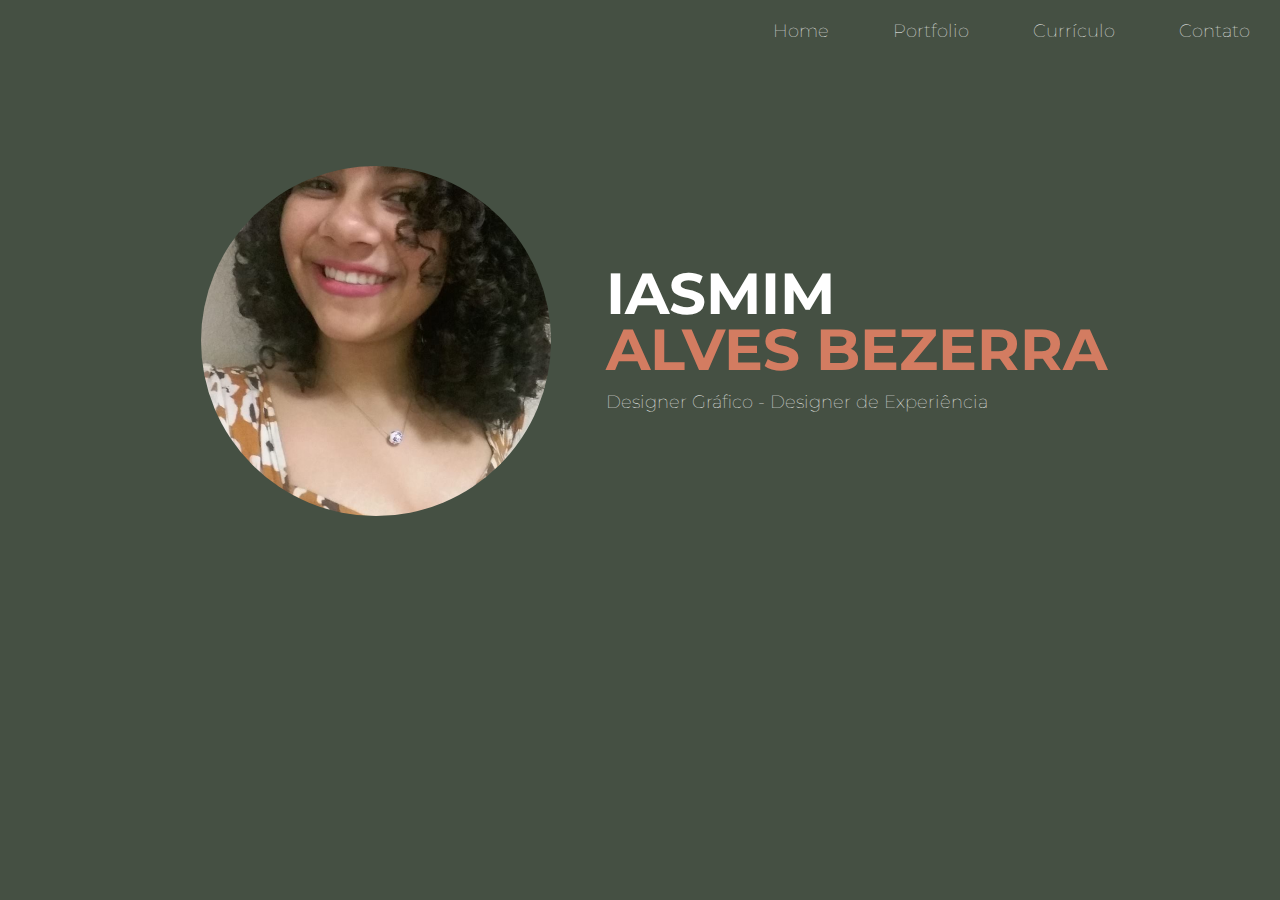
<file: index.html>
<!DOCTYPE html>

<html>
	
	<head>

		<meta charset="utf-8">
		<title>Iasmim Alves - Portfólio Online</title>
		<link rel="stylesheet" href="css/styles.css">
		<link href="https://fonts.googleapis.com/css?family=Montserrat:100,400" rel="stylesheet">
		<script type="text/javascript" src="js/scripts.js"></script>
		<meta name="viewport" content="width=device-width, inital-scale=1.0">

	</head>

	<body>

		<div id="navigation" class="navigation">

			<ul>

				<li><a href="index.html">Home</a></li>
				<li><a href="portfolio.html">Portfolio</a></li>
				<li><a href="curriculo.html">Currículo</a></li>
				<li><a href="contato.html">Contato</a></li>
				<li id="threeline-icon" class="threeline-icon" onclick="openNav()">&#9776;</li>
				

			</ul>
		
		</div>

		<div class="capa">
			
			<div class="profile-pic">			
				<img src="img/iasmim-profile.jpg" alt="Foto de Iasmim Alves">
				
		</div>

		<div class="profile-title">
			<h1>Iasmim <span>Alves Bezerra</span></h1>
			<h2>Designer Gráfico - Designer de Experiência</h2>
		</div>


		</div>


	</body>



</html>
</file>
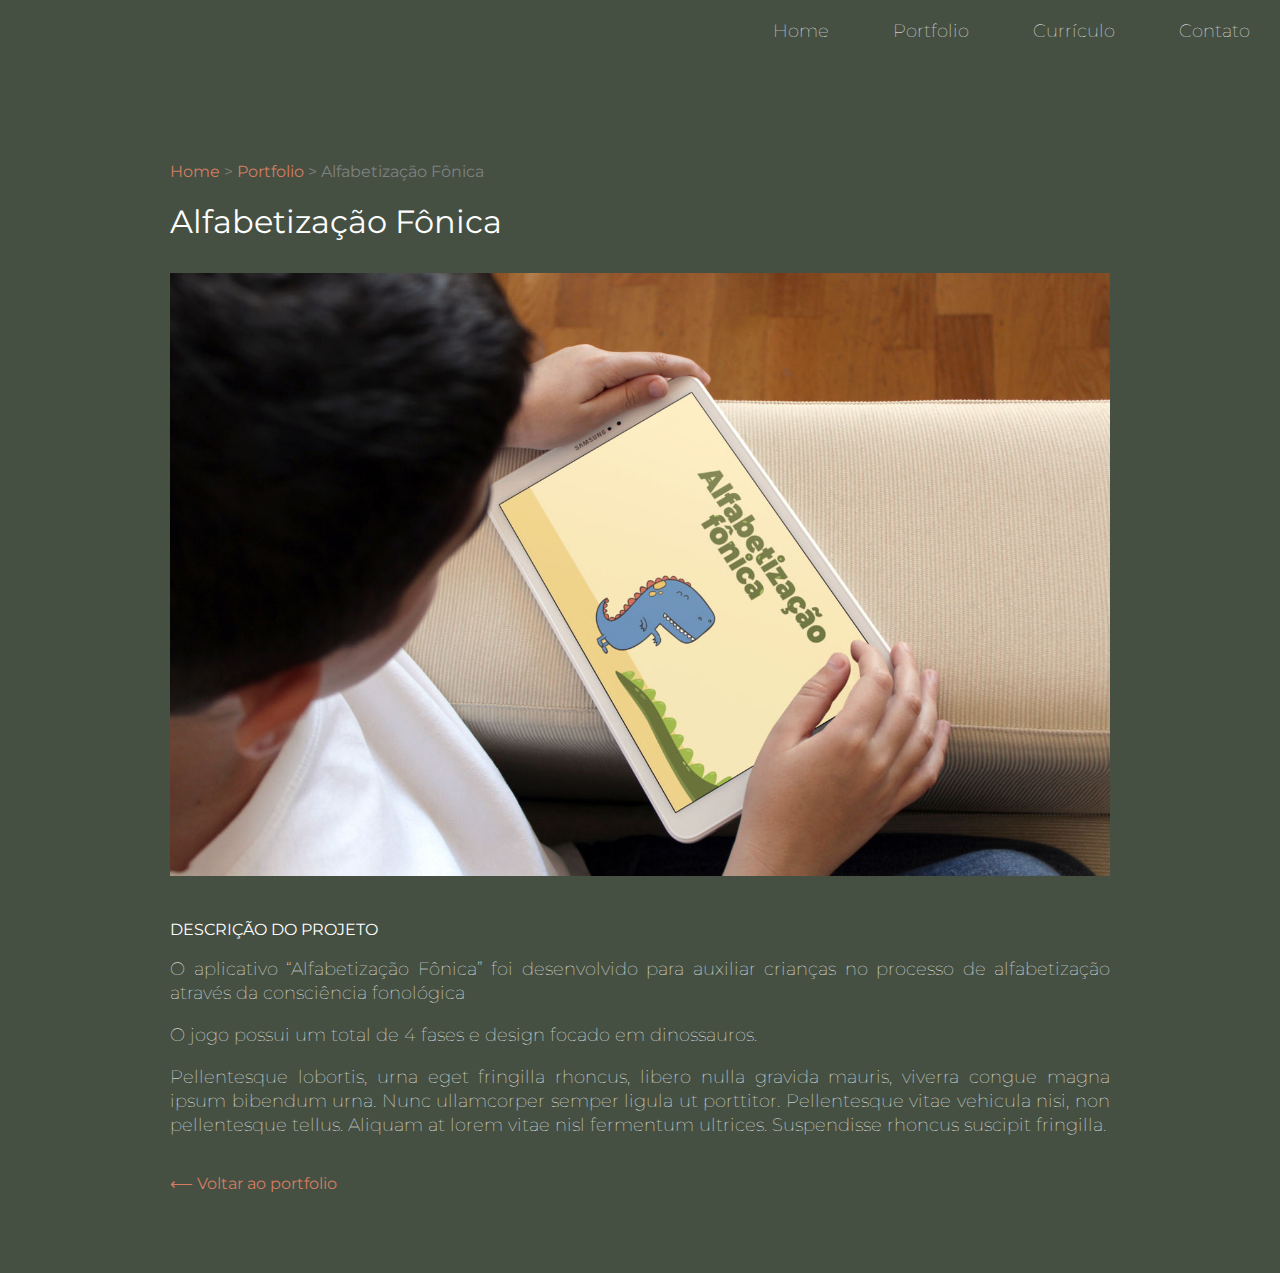
<file: app-alfabetizacao.html>
<!DOCTYPE html>

<html>

	<head>

		<meta charset="utf-8">
		<title>Aplicativos - Alfabetização Fônica</title>
		<link rel="stylesheet" href="css/styles.css">
		<link href="https://fonts.googleapis.com/css?family=Montserrat:100,400" rel="stylesheet">
		<script type="text/javascript" src="js/scripts.js"></script>
		<meta name="viewport" content="width=device-width, inital-scale=1.0">

	</head>

	<body>

		<div id="navigation" class="navigation">

			<ul>

				<li><a href="index.html">Home</a></li>
				<li><a href="portfolio.html">Portfolio</a></li>
				<li><a href="curriculo.html">Currículo</a></li>
				<li><a href="contato.html">Contato</a></li>
				<li id="threeline-icon" class="threeline-icon" onclick="openNav()">&#9776;</li>
				

			</ul>
		
		</div>
						
			<div class="main">
				
				
				<ul class="caminho">
					<li><a href="index.html">Home</a></li>
					<li>></li>
					<li><a href="portfolio.html">Portfolio</a></li>
					<li>></li>
					<li>Alfabetização Fônica</li>
				</ul>


				
					<h1>Alfabetização Fônica</h1>

					<img class="fotos-projetos"src="img/projetos/mockup-boy.jpg" alt="Site Mais Torcedoras">

					<h2>Descrição do projeto</h2>
					<p>O aplicativo “Alfabetização Fônica”  foi desenvolvido para auxiliar crianças no processo de alfabetização através da consciência fonológica</p>
					<p>O jogo possui um total de 4 fases e design focado em dinossauros. </p>


					<p>Pellentesque lobortis, urna eget fringilla rhoncus, libero nulla gravida mauris, viverra congue magna ipsum bibendum urna. Nunc ullamcorper semper ligula ut porttitor. Pellentesque vitae vehicula nisi, non pellentesque tellus. Aliquam at lorem vitae nisl fermentum ultrices. Suspendisse rhoncus suscipit fringilla.</p>

					
					

					
						
				
					<br>
				<a class="back-link" href="portfolio.html"> &#x027F5; Voltar ao portfolio<a>

			</div>	

			

	</body>

</html>
</file>
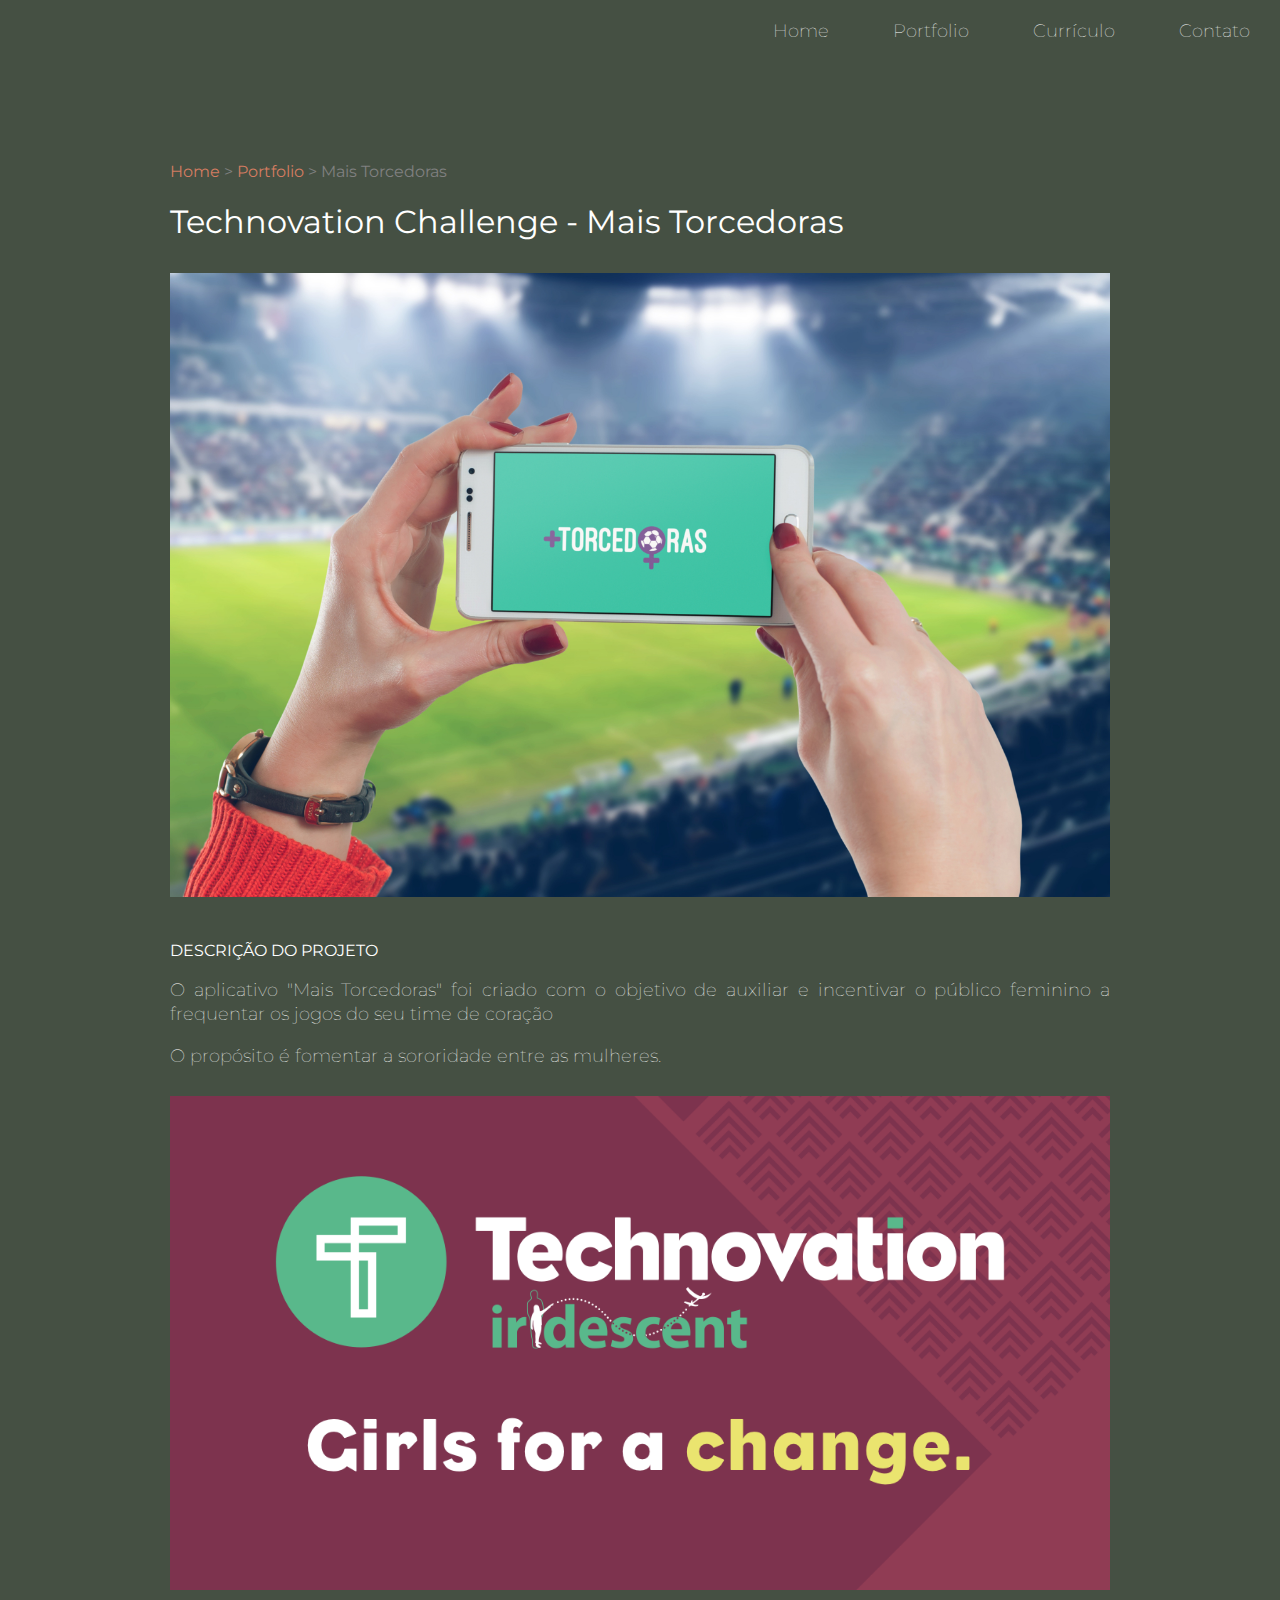
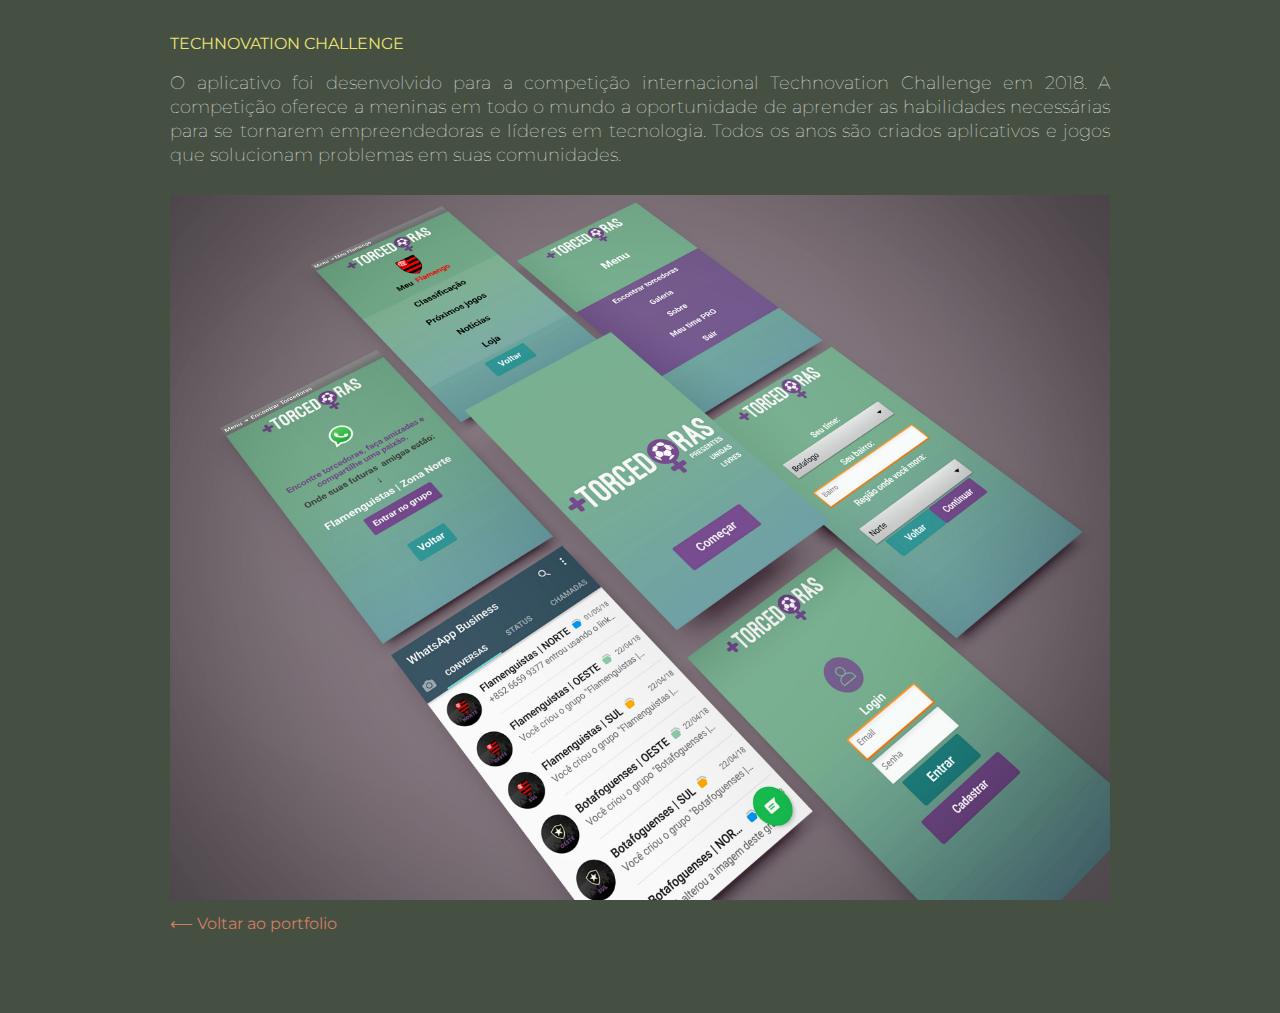
<file: app-maistorcedoras.html>
<!DOCTYPE html>

<html>

	<head>

		<meta charset="utf-8">
		<title>Technovation Challenge - Mais Torcedoras</title>
		<link rel="stylesheet" href="css/styles.css">
		<link href="https://fonts.googleapis.com/css?family=Montserrat:100,400" rel="stylesheet">
		<script type="text/javascript" src="js/scripts.js"></script>
		<meta name="viewport" content="width=device-width, inital-scale=1.0">

	</head>

	<body>

		<div id="navigation" class="navigation">

			<ul>

				<li><a href="index.html">Home</a></li>
				<li><a href="portfolio.html">Portfolio</a></li>
				<li><a href="curriculo.html">Currículo</a></li>
				<li><a href="contato.html">Contato</a></li>
				<li id="threeline-icon" class="threeline-icon" onclick="openNav()">&#9776;</li>
				

			</ul>
		
		</div>
						
			<div class="main">
				
				
				<ul class="caminho">
					<li><a href="index.html">Home</a></li>
					<li>></li>
					<li><a href="portfolio.html">Portfolio</a></li>
					<li>></li>
					<li>Mais Torcedoras</li>
				</ul>


				
					<h1>Technovation Challenge - Mais Torcedoras</h1>

					<img class="fotos-projetos"src="img/projetos/mockup3.jpg" alt="Foto do aplicativo">

					

					<h2>Descrição do projeto</h2>
					<p>O aplicativo "Mais Torcedoras"  foi criado com o objetivo de auxiliar e incentivar o público feminino a frequentar os  jogos do seu time de coração</p>
					<p>O propósito é fomentar a sororidade entre as mulheres. </p>

					<img class="fotos-projetos"src="img/projetos/tech.png" alt=" Foto da competição Technovation Challenge">
					<h2 style="color:#EAE46F;">Technovation Challenge</h2>

					<p>O aplicativo foi desenvolvido para a competição internacional Technovation Challenge em 2018. A competição oferece a meninas em todo o mundo a oportunidade de aprender as habilidades necessárias para se tornarem empreendedoras e líderes em tecnologia. 
					Todos os anos são criados aplicativos e jogos que solucionam problemas em suas comunidades.</p>

					<img class="fotos-projetos"src="img/projetos/mockup1.jpg" alt="App Mais Torcedoras">
					
					

				
					<br>
				<a class="back-link" href="portfolio.html"> &#x027F5; Voltar ao portfolio<a>

			</div>	

			

	</body>

</html>
</file>
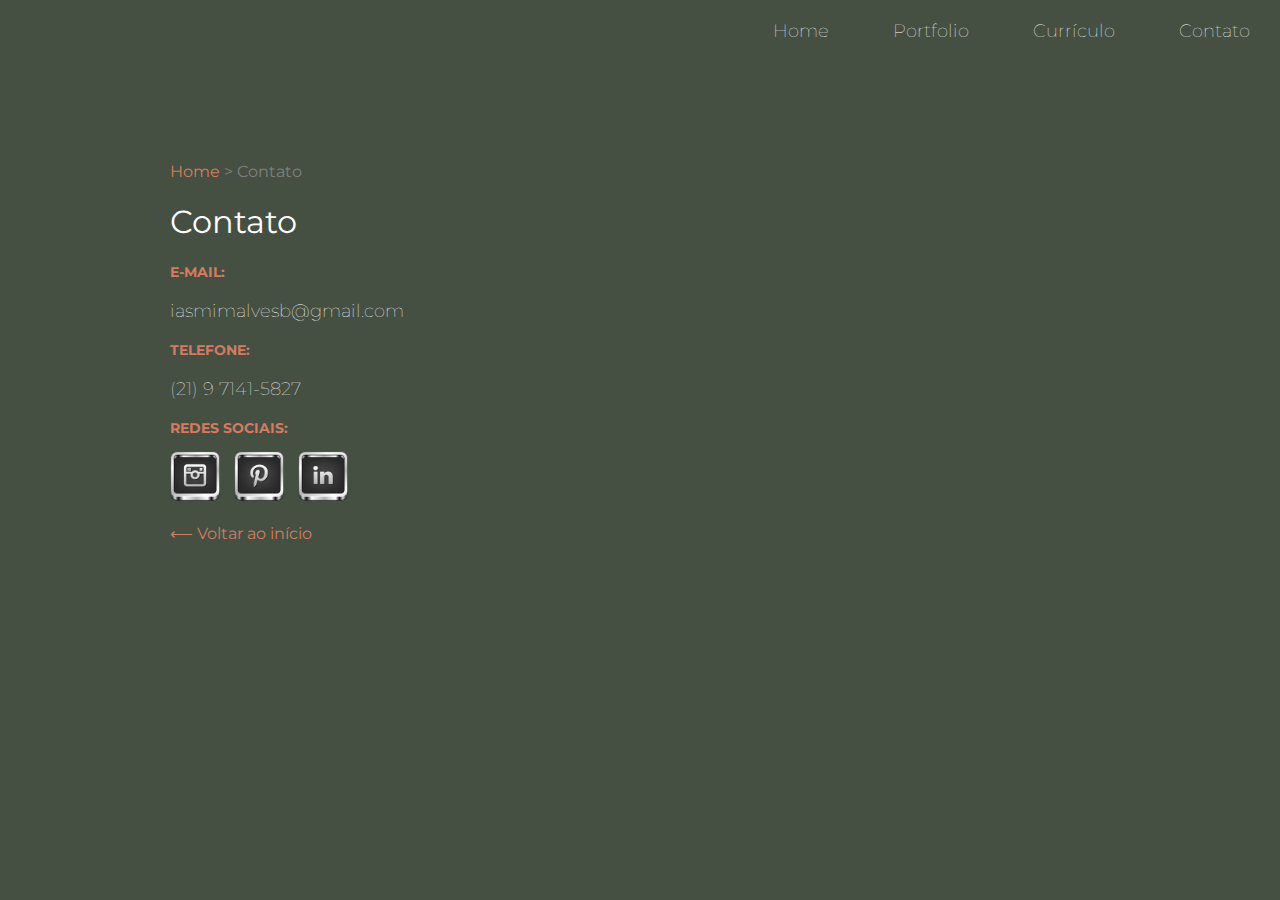
<file: contato.html>
<!DOCTYPE html>

<html>

	<head>

		<meta charset="utf-8">
		<title>Contato - Iasmim Alves Bezerra</title>
		<link rel="stylesheet" href="css/styles.css">
		<link href="https://fonts.googleapis.com/css?family=Montserrat:100,400" rel="stylesheet">
		<script type="text/javascript" src="js/scripts.js"></script>
		<meta name="viewport" content="width=device-width, inital-scale=1.0">

	</head>

	<body>

		<div id="navigation" class="navigation">

			<ul>

				<li><a href="index.html">Home</a></li>
				<li><a href="portfolio.html">Portfolio</a></li>
				<li><a href="curriculo.html">Currículo</a></li>
				<li><a href="contato.html">Contato</a></li>
				<li id="threeline-icon" class="threeline-icon" onclick="openNav()">&#9776;</li>
				

			</ul>
		
		</div>

			<div class="main">
				
				
				<ul class ="caminho">
					<li><a href="index.html">Home</a></li>
					<li>></li>
					<li>Contato</li>
				</ul>

				<h1>Contato</h1>
			

				<h3>E-mail:</h3>
				<p>iasmimalvesb@gmail.com</p>

				<h3>Telefone:</h3>
				<p>(21) 9 7141-5827</p>

				<h3>Redes Sociais:</h3>
				<a href="https://www.instagram.com/iasmimcomm/"target="_blank"><img class="social-img"src="img/instagram.png"alt="Link para o instagram"></a>
				<a href="https://br.pinterest.com/euiaimms/"target="_blank"><img class="social-img" src="img/pinterest.png" alt="Link para o pinterest"></a>
				<a href="https://www.linkedin.com/in/iasmimalves/"target="_blank"><img class="social-img" src="img/linkedin.png" alt="Link para o linkedIn"></a>

				<br><br>
				<a class="back-link" href="index.html"> &#x027F5; Voltar ao início<a>

			</div>	

			

	</body>

</html>
</file>
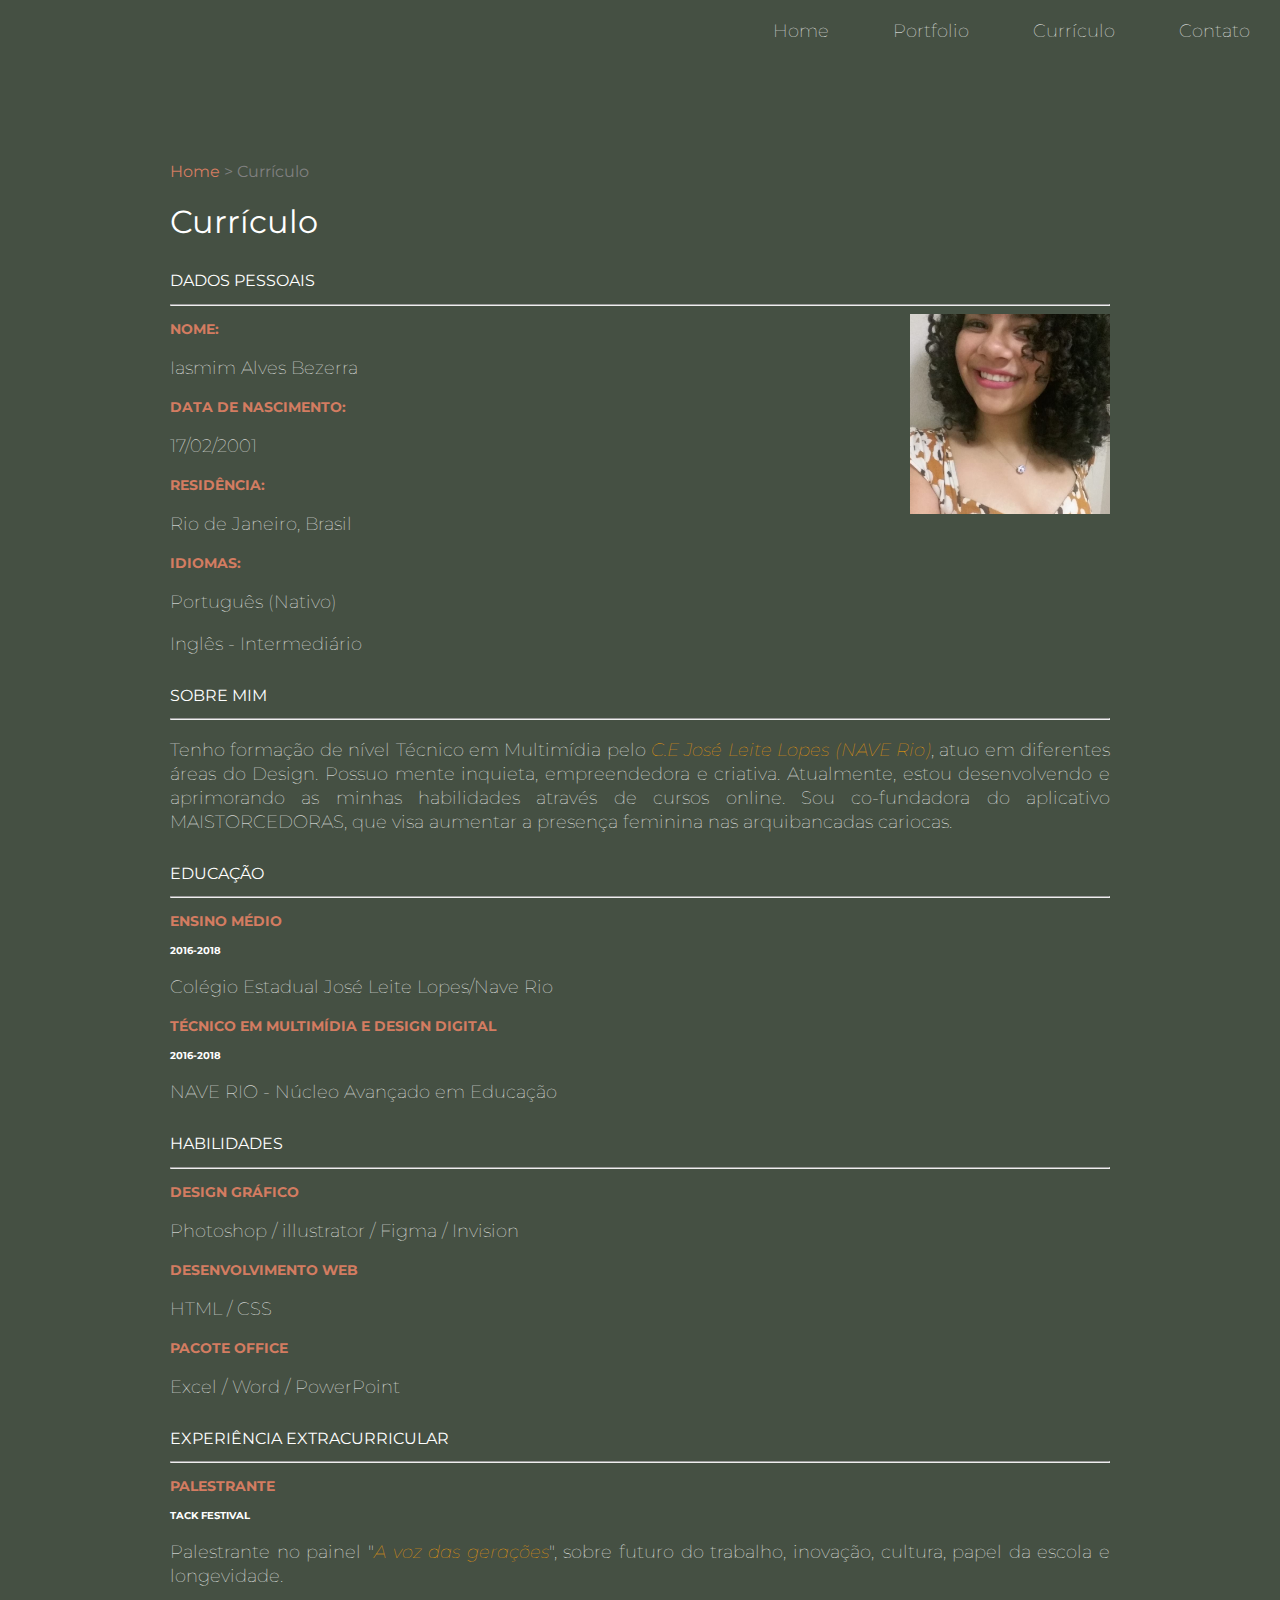
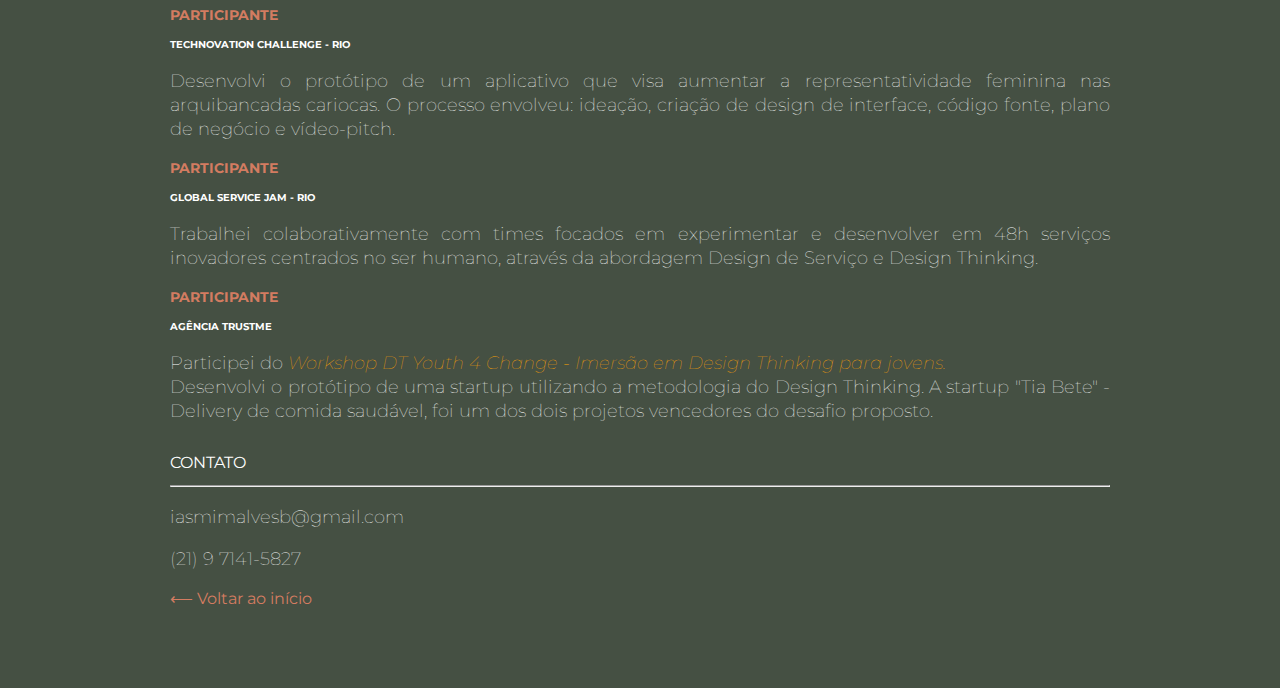
<file: curriculo.html>
<!DOCTYPE html>

<html>

	<head>

		<meta charset="utf-8">
		<title>Currículo - Iasmim Alves Bezerra</title>
		<link rel="stylesheet" href="css/styles.css">
		<link href="https://fonts.googleapis.com/css?family=Montserrat:100,400" rel="stylesheet">
		<script type="text/javascript" src="js/scripts.js"></script>
		<meta name="viewport" content="width=device-width, inital-scale=1.0">

	</head>

	<body>

		<div id="navigation" class="navigation">

			<ul>

				<li><a href="index.html">Home</a></li>
				<li><a href="portfolio.html">Portfolio</a></li>
				<li><a href="curriculo.html">Currículo</a></li>
				<li><a href="contato.html">Contato</a></li>
				<li id="threeline-icon" class="threeline-icon" onclick="openNav()">&#9776;</li>
				

			</ul>
		
		</div>
			
			<div class="main">
								
				<ul class ="caminho">
					<li><a href="index.html">Home</a></li>
					<li>></li>
					<li>Currículo</li>
				</ul>

				<h1>Currículo</h1>

					
					<h2>Dados Pessoais</h2>
					<hr>

						<img class="cv-pic" src="img/iasmim-profile.jpg" alt="Foto de Iasmim Alves">

						<h3>Nome: </h3>

							<p>Iasmim Alves Bezerra</p>

						<h3>Data de Nascimento:</h3>

							<p>17/02/2001</p>

						<h3>Residência:</h3>

							<p>Rio de Janeiro, Brasil</p>

						<h3>Idiomas:</h3>

							<p>Português (Nativo)</p>
							<p>Inglês - Intermediário</p>
							
					
					<h2>Sobre Mim</h2>
					<hr>

							<p>Tenho formação de nível Técnico em Multimídia pelo <i>C.E José Leite Lopes (NAVE Rio)</i>, atuo em diferentes áreas do Design. Possuo mente inquieta, empreendedora e criativa. Atualmente, estou desenvolvendo e aprimorando as minhas habilidades através de cursos online. Sou co-fundadora do aplicativo MAISTORCEDORAS, que visa aumentar a presença feminina nas arquibancadas cariocas.</p>

					
					<h2>Educação</h2>
					<hr>

						<h3>Ensino Médio</h3>
						<h4>2016-2018</h4>

							<p>Colégio Estadual José Leite Lopes/Nave Rio </p>

						<h3>Técnico em Multimídia e Design Digital  </h3>
						<h4>2016-2018</h4>

							<p>NAVE RIO - Núcleo Avançado em Educação</p>

					
					<h2>Habilidades</h2>
					<hr>

						<h3> Design Gráfico</h3>

							<p>Photoshop / illustrator / Figma / Invision</p>

						<h3>Desenvolvimento Web</h3>

							<p>HTML / CSS</p>

						<h3>Pacote Office</h3>

							<p>Excel / Word / PowerPoint</p>

					
					<h2>Experiência Extracurricular </h2>
					<hr>

						<h3>Palestrante</h3>
						<h4>Tack Festival</h4>
						<p>Palestrante no painel "<i>A voz das gerações</i>", sobre futuro do trabalho, inovação, cultura, papel da escola e longevidade.</p>


						<h3>Participante</h3>
						<h4>Technovation Challenge - RIO</h4>

								
						<p>Desenvolvi o protótipo de um aplicativo que visa aumentar a representatividade feminina nas arquibancadas cariocas. O processo envolveu: ideação, criação de design de interface, código fonte, plano de negócio e vídeo-pitch. </p>

						<h3>Participante</h3>
						<h4>Global Service Jam - RIO</h4>
						<p>Trabalhei colaborativamente com times focados em experimentar e desenvolver em 48h serviços inovadores centrados no ser humano, através da abordagem Design de Serviço e Design Thinking.</p>

						<h3>Participante</h3>
						<h4>Agência Trustme</h4>
						<p>Participei do <i>Workshop DT Youth 4 Change - Imersão em Design Thinking para jovens.</i><br>Desenvolvi o protótipo de uma startup utilizando a metodologia do Design Thinking. A startup "Tia Bete" - Delivery de comida saudável, foi um dos dois projetos vencedores do desafio proposto.</p>




						


					<h2>Contato</h2>
					<hr>

							<p>iasmimalvesb@gmail.com</p>
							<p>(21) 9 7141-5827</p>


				<a class="back-link" href="index.html"> &#x027F5; Voltar ao início<a>

			</div>

				

	</body>

</html>
</file>
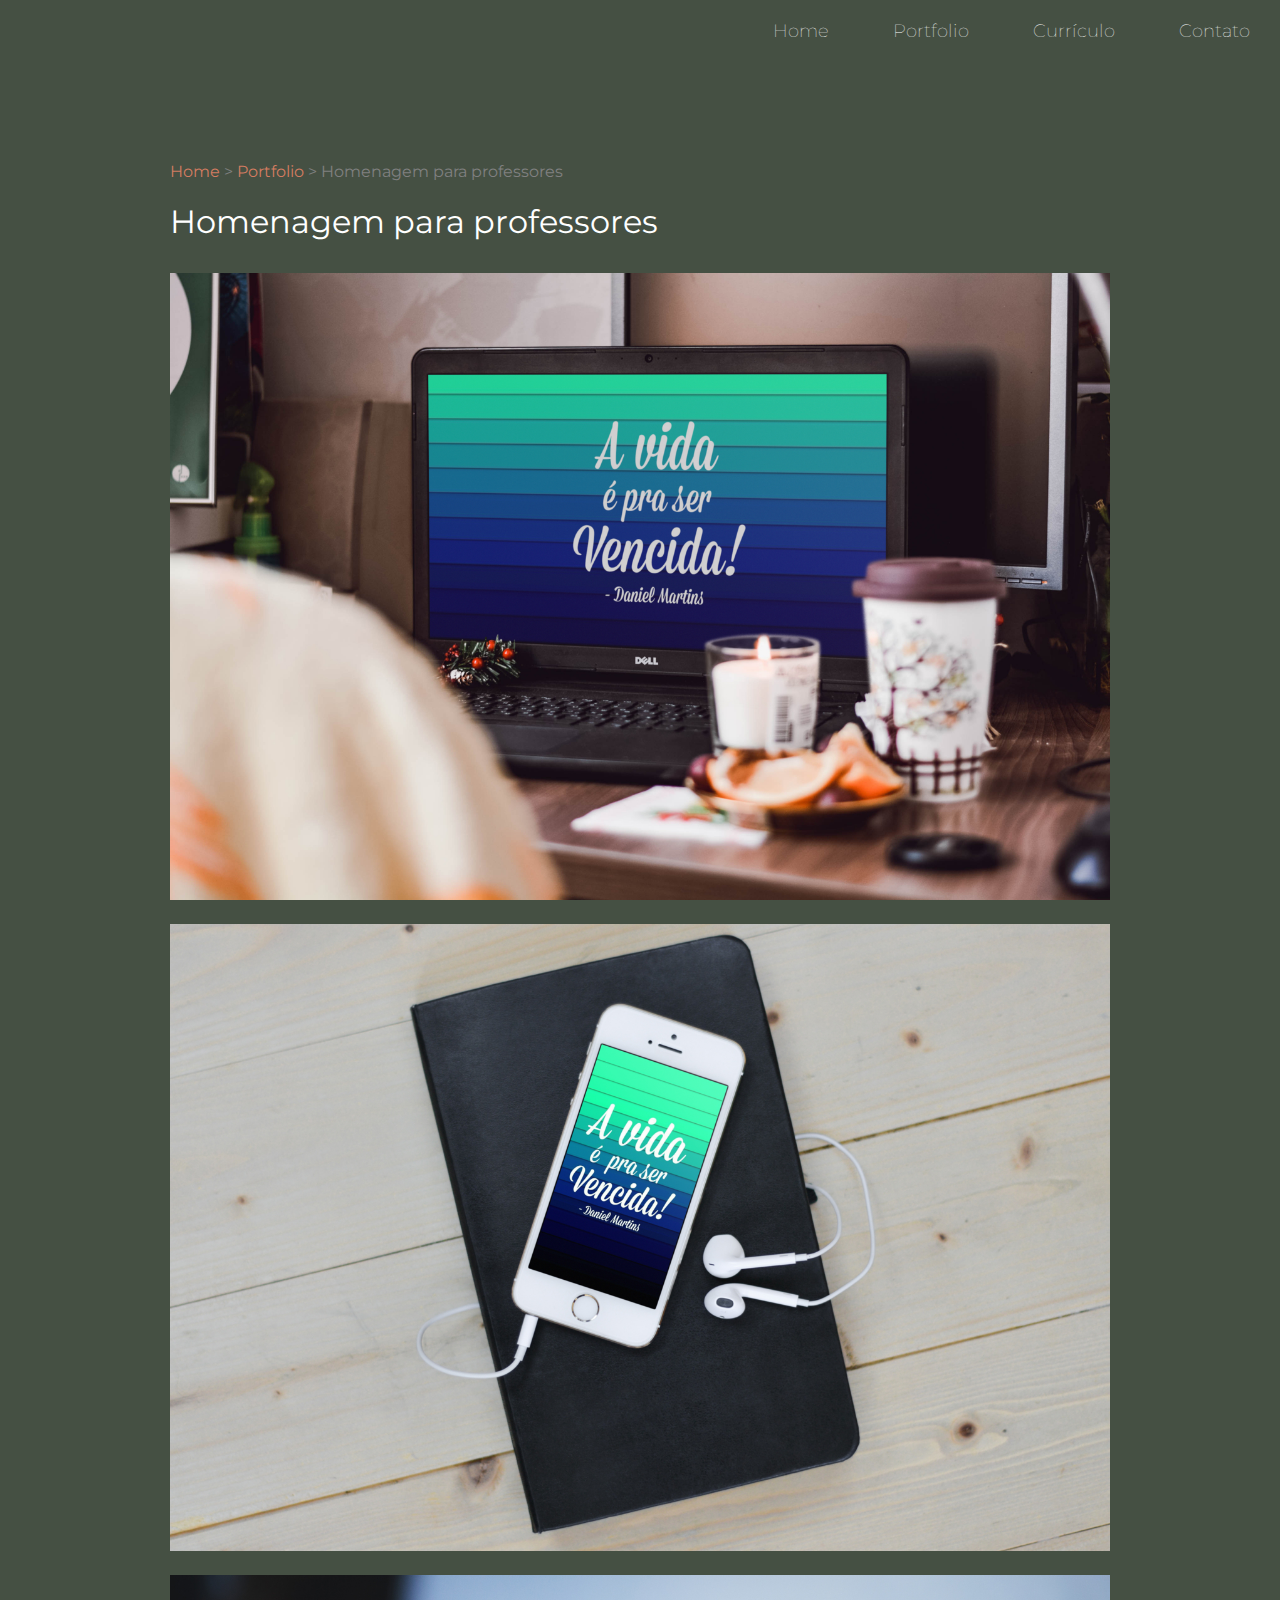
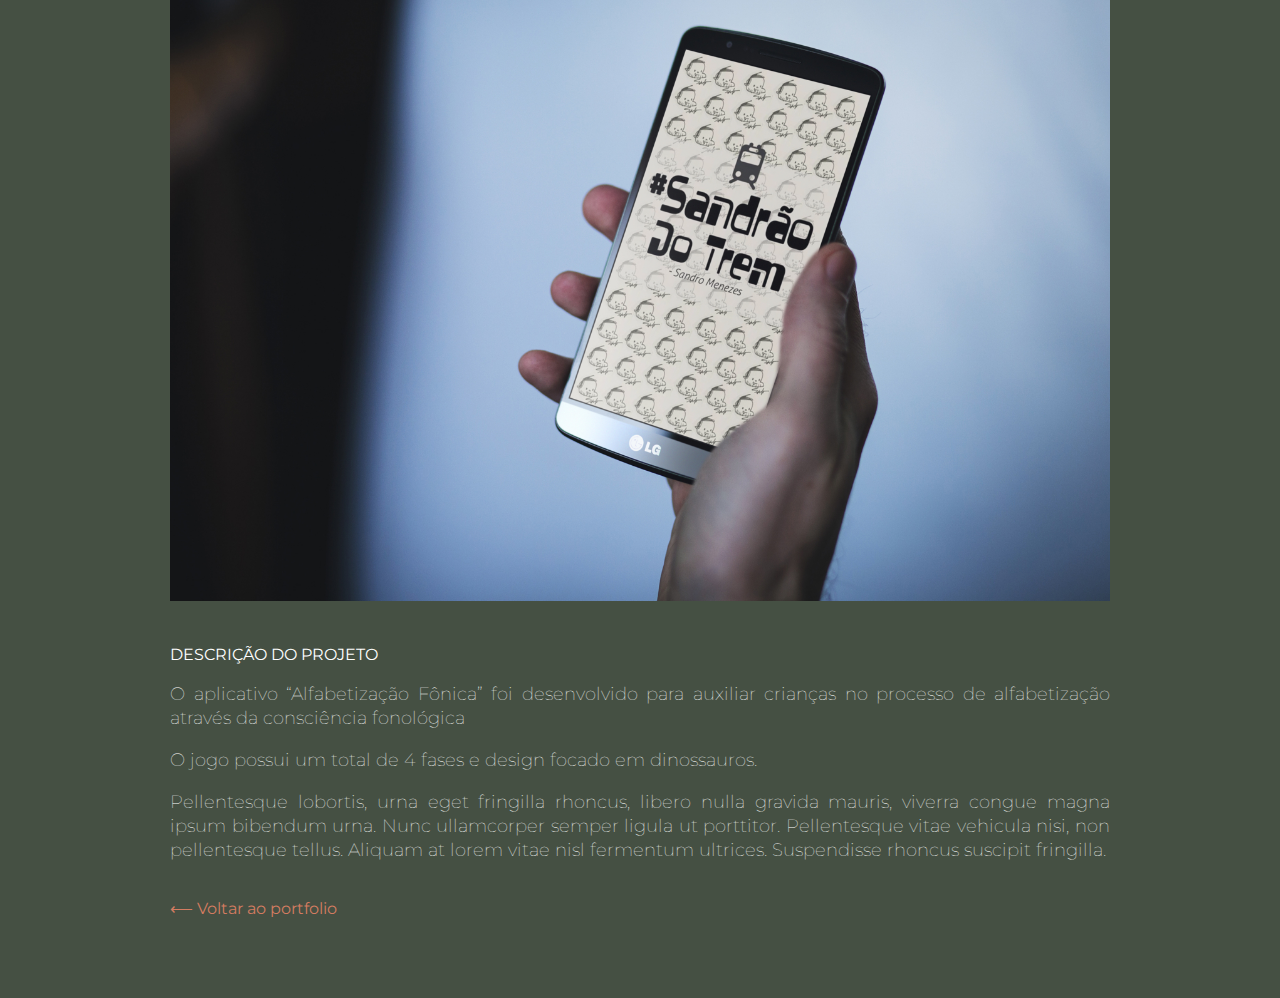
<file: nave-tipo.hml.html>
<!DOCTYPE html>

<html>

	<head>

		<meta charset="utf-8">
		<title>Gráfico - Homenagem para professores</title>
		<link rel="stylesheet" href="css/styles.css">
		<link href="https://fonts.googleapis.com/css?family=Montserrat:100,400" rel="stylesheet">
		<script type="text/javascript" src="js/scripts.js"></script>
		<meta name="viewport" content="width=device-width, inital-scale=1.0">

	</head>

	<body>

		<div id="navigation" class="navigation">

			<ul>

				<li><a href="index.html">Home</a></li>
				<li><a href="portfolio.html">Portfolio</a></li>
				<li><a href="curriculo.html">Currículo</a></li>
				<li><a href="contato.html">Contato</a></li>
				<li id="threeline-icon" class="threeline-icon" onclick="openNav()">&#9776;</li>
				

			</ul>
		
		</div>
						
			<div class="main">
				
				
				<ul class="caminho">
					<li><a href="index.html">Home</a></li>
					<li>></li>
					<li><a href="portfolio.html">Portfolio</a></li>
					<li>></li>
					<li>Homenagem para professores</li>
				</ul>


				
					<h1>Homenagem para professores</h1>

					<img class="fotos-projetos"src="img/projetos/pc-dm.jpg" alt="Foto do Wallpaper no Notebook">

					
					<img class="fotos-projetos"src="img/projetos/cel-dm1.jpg" alt="Foto do Wallpaper no celular">

					
					<img class="fotos-projetos"src="img/projetos/sandro1.jpg" alt="Foto do Wallpaper no celular">




					<h2>Descrição do projeto</h2>
					<p>O aplicativo “Alfabetização Fônica”  foi desenvolvido para auxiliar crianças no processo de alfabetização através da consciência fonológica</p>
					<p>O jogo possui um total de 4 fases e design focado em dinossauros. </p>


					<p>Pellentesque lobortis, urna eget fringilla rhoncus, libero nulla gravida mauris, viverra congue magna ipsum bibendum urna. Nunc ullamcorper semper ligula ut porttitor. Pellentesque vitae vehicula nisi, non pellentesque tellus. Aliquam at lorem vitae nisl fermentum ultrices. Suspendisse rhoncus suscipit fringilla.</p>

					
					

					
						
				
					<br>
				<a class="back-link" href="portfolio.html"> &#x027F5; Voltar ao portfolio<a>

			</div>	

			

	</body>

</html>
</file>
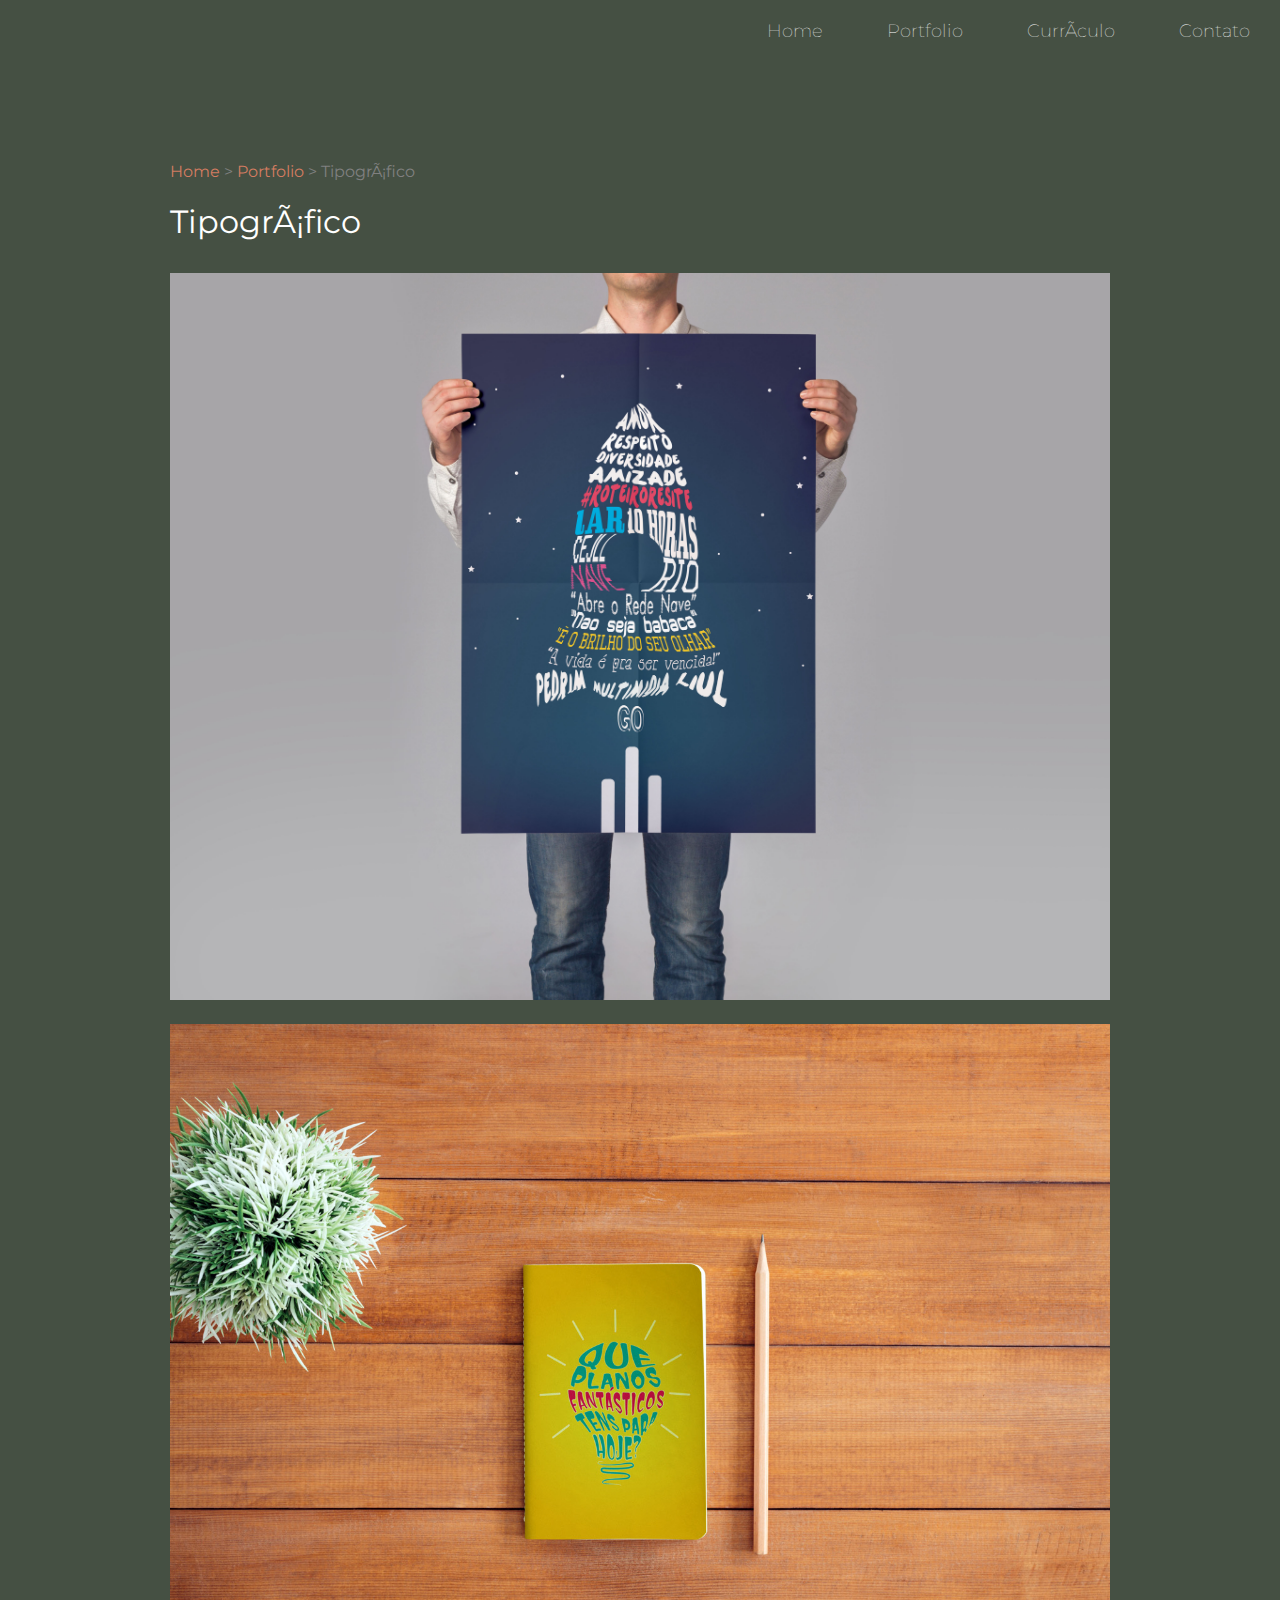
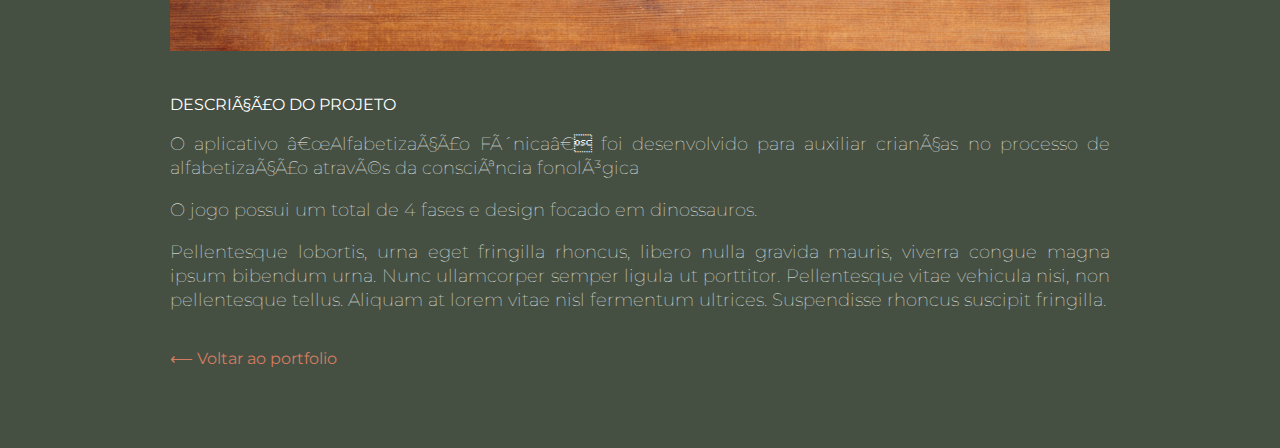
<file: nave-tipo.html>
<!DOCTYPE html>

<html>

	<head>

		<meta charset="áf-8">
		<title>Tipográfico</title>
		<link rel="stylesheet" href="css/styles.css">
		<link href="https://fonts.googleapis.com/css?family=Montserrat:100,400" rel="stylesheet">
		<script type="text/javascript" src="js/scripts.js"></script>
		<meta name="viewport" content="width=device-width, inital-scale=1.0">

	</head>

	<body>

		<div id="navigation" class="navigation">

			<ul>

				<li><a href="index.html">Home</a></li>
				<li><a href="portfolio.html">Portfolio</a></li>
				<li><a href="curriculo.html">Currículo</a></li>
				<li><a href="contato.html">Contato</a></li>
				<li id="threeline-icon" class="threeline-icon" onclick="openNav()">&#9776;</li>
				

			</ul>
		
		</div>
						
			<div class="main">
				
				
				<ul class="caminho">
					<li><a href="index.html">Home</a></li>
					<li>></li>
					<li><a href="portfolio.html">Portfolio</a></li>
					<li>></li>
					<li>Tipográfico</li>
				</ul>


				
					<h1>Tipográfico</h1>

					<img class="fotos-projetos"src="img/projetos/nave-tipo.jpg" alt="Foto do Wallpaper no Notebook">

					
					<img class="fotos-projetos"src="img/projetos/dias.jpg" alt="Foto do Wallpaper no celular">

					




					<h2>Descrição do projeto</h2>
					<p>O aplicativo “Alfabetização Fônica”  foi desenvolvido para auxiliar crianças no processo de alfabetização através da consciência fonológica</p>
					<p>O jogo possui um total de 4 fases e design focado em dinossauros. </p>


					<p>Pellentesque lobortis, urna eget fringilla rhoncus, libero nulla gravida mauris, viverra congue magna ipsum bibendum urna. Nunc ullamcorper semper ligula ut porttitor. Pellentesque vitae vehicula nisi, non pellentesque tellus. Aliquam at lorem vitae nisl fermentum ultrices. Suspendisse rhoncus suscipit fringilla.</p>

					
					

					
						
				
					<br>
				<a class="back-link" href="portfolio.html"> &#x027F5; Voltar ao portfolio<a>

			</div>	

			

	</body>

</html>
</file>
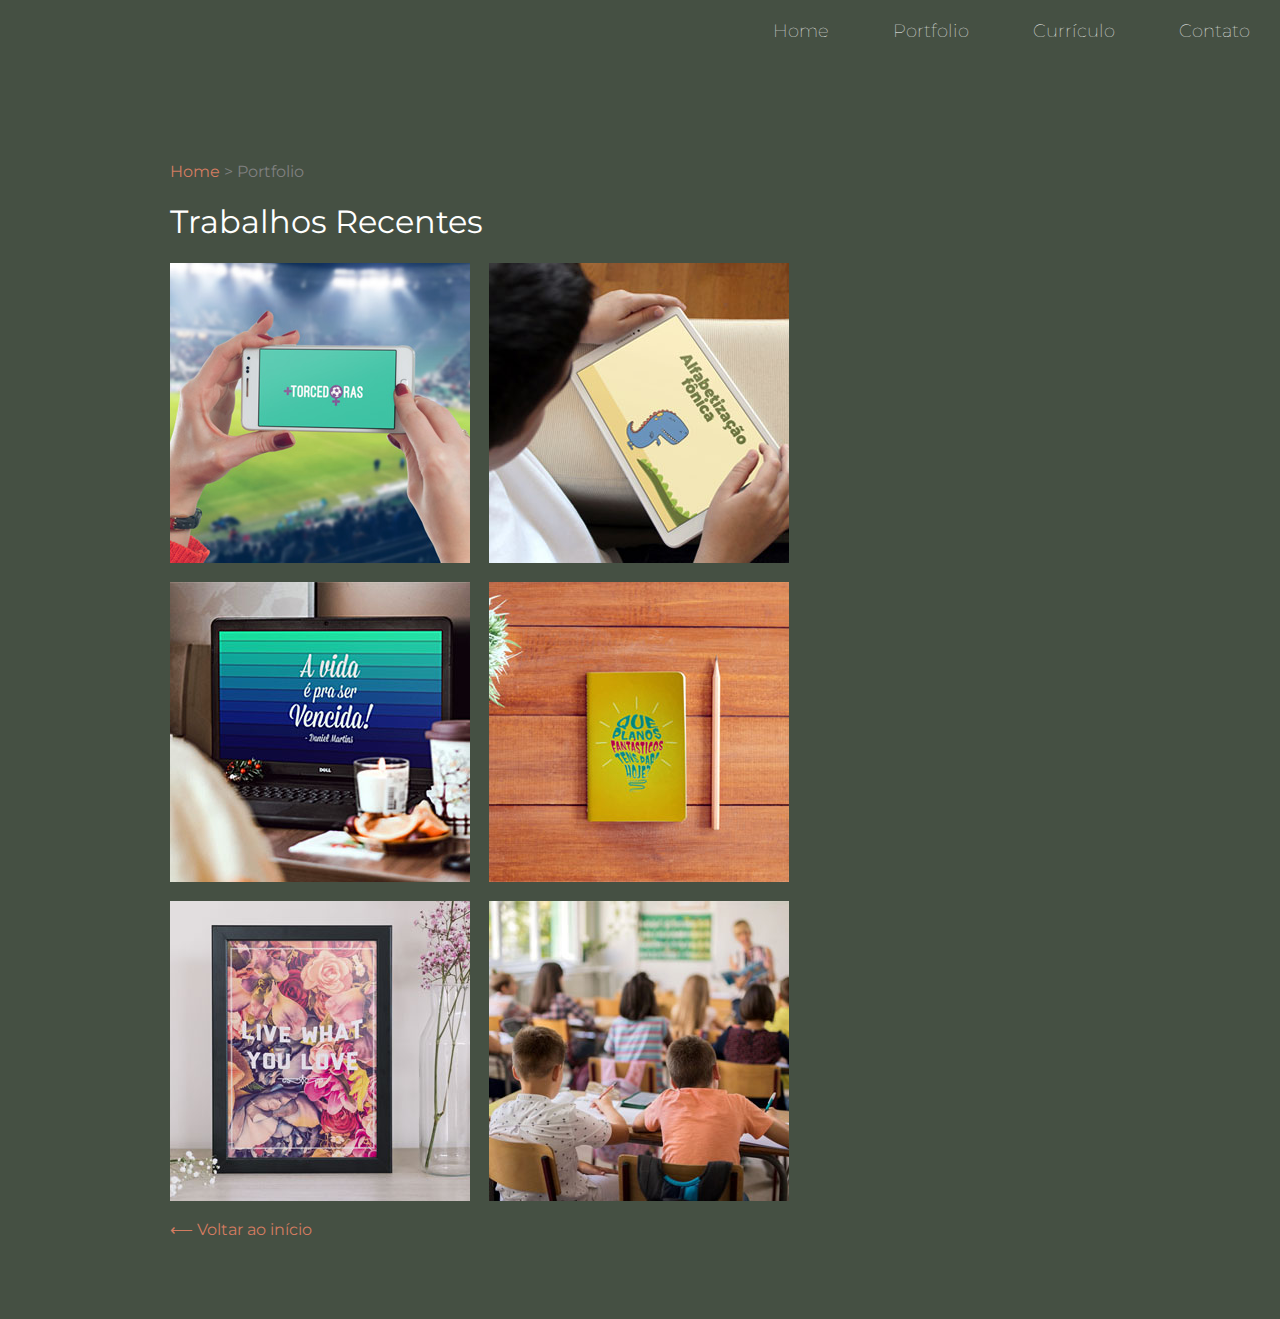
<file: portfolio.html>
<!DOCTYPE html>

<html>

	<head>

		<meta charset="utf-8">
		<title>Portfolio - Iasmim Alves</title>
		<link rel="stylesheet" href="css/styles.css">
		<link href="https://fonts.googleapis.com/css?family=Montserrat:100,400" rel="stylesheet">
		<script type="text/javascript" src="js/scripts.js"></script>
		<meta name="viewport" content="width=device-width, inital-scale=1.0">

	</head>

	<body>

		<div id="navigation" class="navigation">

			<ul>

				<li><a href="index.html">Home</a></li>
				<li><a href="portfolio.html">Portfolio</a></li>
				<li><a href="curriculo.html">Currículo</a></li>
				<li><a href="contato.html">Contato</a></li>
				<li id="threeline-icon" class="threeline-icon" onclick="openNav()">&#9776;</li>
				

			</ul>
		
		</div>
		
			<div class="main">
				
				
				<ul class="caminho">
					<li><a href="index.html">Home</a></li>
					<li>></li>
					<li>Portfolio</li>
				</ul>


				
					<h1>Trabalhos Recentes</h1>

					
						<div style="background-image: url('img/trc.jpg')" class="miniatura">
							<a href="app-maistorcedoras.html">
						<div class="blackbox">
							<div class="blackbox-text">
								<h1>Mais Torcedoras</h1>
								<h2>Aplicativos</h2>
							</div>
						</div>
							</a>
						</div>
				

					
						<div style="background-image: url('img/alfa.jpg')" class="miniatura">
							<a href="app-alfabetizacao.html">
						<div class="blackbox">
							<div class="blackbox-text">
								<h1>Alfabetização Fônica</h1>
								<h2>Aplicativos</h2>
							</div>
						</div>
							</a>
						</div>
					

					
							<div style="background-image: url('img/dm.jpg')" class="miniatura">
							<a href="prof.html">
						<div class="blackbox">
							<div class="blackbox-text">
								<h1>Homenagem</h1>
								<h2>Wallpapers</h2>
							</div>
						</div>
							</a>
						</div>
					



						<div style="background-image: url('img/tipo1.jpg')" class="miniatura">
							<a href="nave-tipo.html">
						<div class="blackbox">
							<div class="blackbox-text">
								<h1>Tipográfico</h1>
								<h2>Design Gráfico</h2>
							</div>
						</div>
							</a>
						</div>


						<div style="background-image: url('img/flores.jpg')" class="miniatura">
							<a href="quadros.html">
						<div class="blackbox">
							<div class="blackbox-text">
								<h1>Quadros</h1>
								<h2>Design Gráfico</h2>
							</div>
						</div>
							</a>
						</div>


						<div style="background-image: url('img/sala.jpg')" class="miniatura">
							<a href="prof-serhumano.html">
						<div class="blackbox">
							<div class="blackbox-text">
								<h1>Experiência na sala de aula</h1>
								<h2>Design Thinking</h2>
							</div>
						</div>
							</a>
						</div>





				
					<br>
				<a class="back-link" href="index.html"> &#x027F5; Voltar ao início<a>

			</div>	

			

	</body>

</html>
</file>
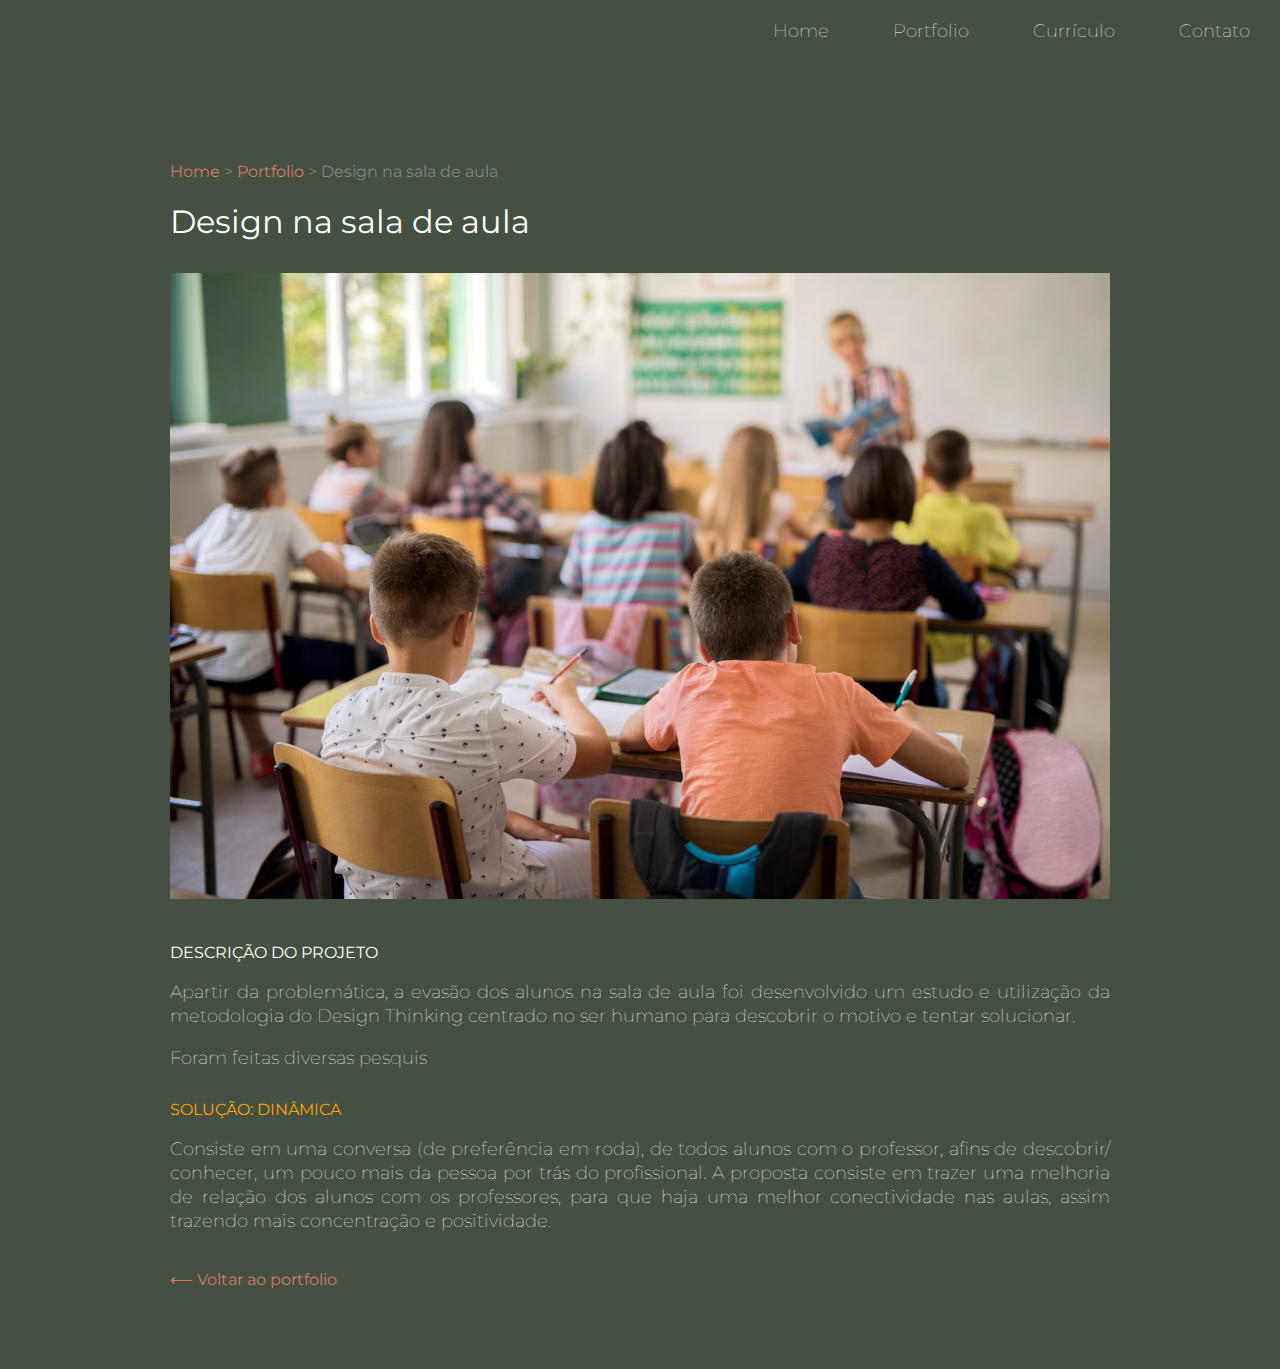
<file: prof-serhumano.html>
<!DOCTYPE html>

<html>

	<head>

		<meta charset="utf-8">
		<title>Design de Experiência - Design no dia a dia</title>
		<link rel="stylesheet" href="css/styles.css">
		<link href="https://fonts.googleapis.com/css?family=Montserrat:100,400" rel="stylesheet">
		<script type="text/javascript" src="js/scripts.js"></script>
		<meta name="viewport" content="width=device-width, inital-scale=1.0">

	</head>

	<body>

		<div id="navigation" class="navigation">

			<ul>

				<li><a href="index.html">Home</a></li>
				<li><a href="portfolio.html">Portfolio</a></li>
				<li><a href="curriculo.html">Currículo</a></li>
				<li><a href="contato.html">Contato</a></li>
				<li id="threeline-icon" class="threeline-icon" onclick="openNav()">&#9776;</li>
				

			</ul>
		
		</div>
						
			<div class="main">
				
				
				<ul class="caminho">
					<li><a href="index.html">Home</a></li>
					<li>></li>
					<li><a href="portfolio.html">Portfolio</a></li>
					<li>></li>
					<li>Design na sala de aula</li>
				</ul>


				
					<h1>Design na sala de aula</h1>

					<img class="fotos-projetos"src="img/projetos/sala1.jpg" alt="Site Mais Torcedoras">

					<h2>Descrição do projeto</h2>
					<p>Apartir da problemática, a evasão dos alunos na sala de aula foi desenvolvido um estudo e utilização da metodologia do Design Thinking centrado no ser humano para descobrir o motivo e tentar solucionar.</p>
					<p>Foram feitas diversas pesquis </p>

					<h2 style="color:orange">Solução: Dinâmica</h2>
					<p>Consiste em uma conversa (de preferência em roda), de todos alunos com o professor, afins de descobrir/ conhecer, um pouco mais da pessoa por trás do profissional. A proposta consiste em trazer  uma melhoria de relação dos alunos com os professores, para que haja uma melhor conectividade nas aulas, assim trazendo mais concentração e positividade.</p>

					
					
				
					<br>
				<a class="back-link" href="portfolio.html"> &#x027F5; Voltar ao portfolio<a>

			</div>	

			

	</body>

</html>
</file>
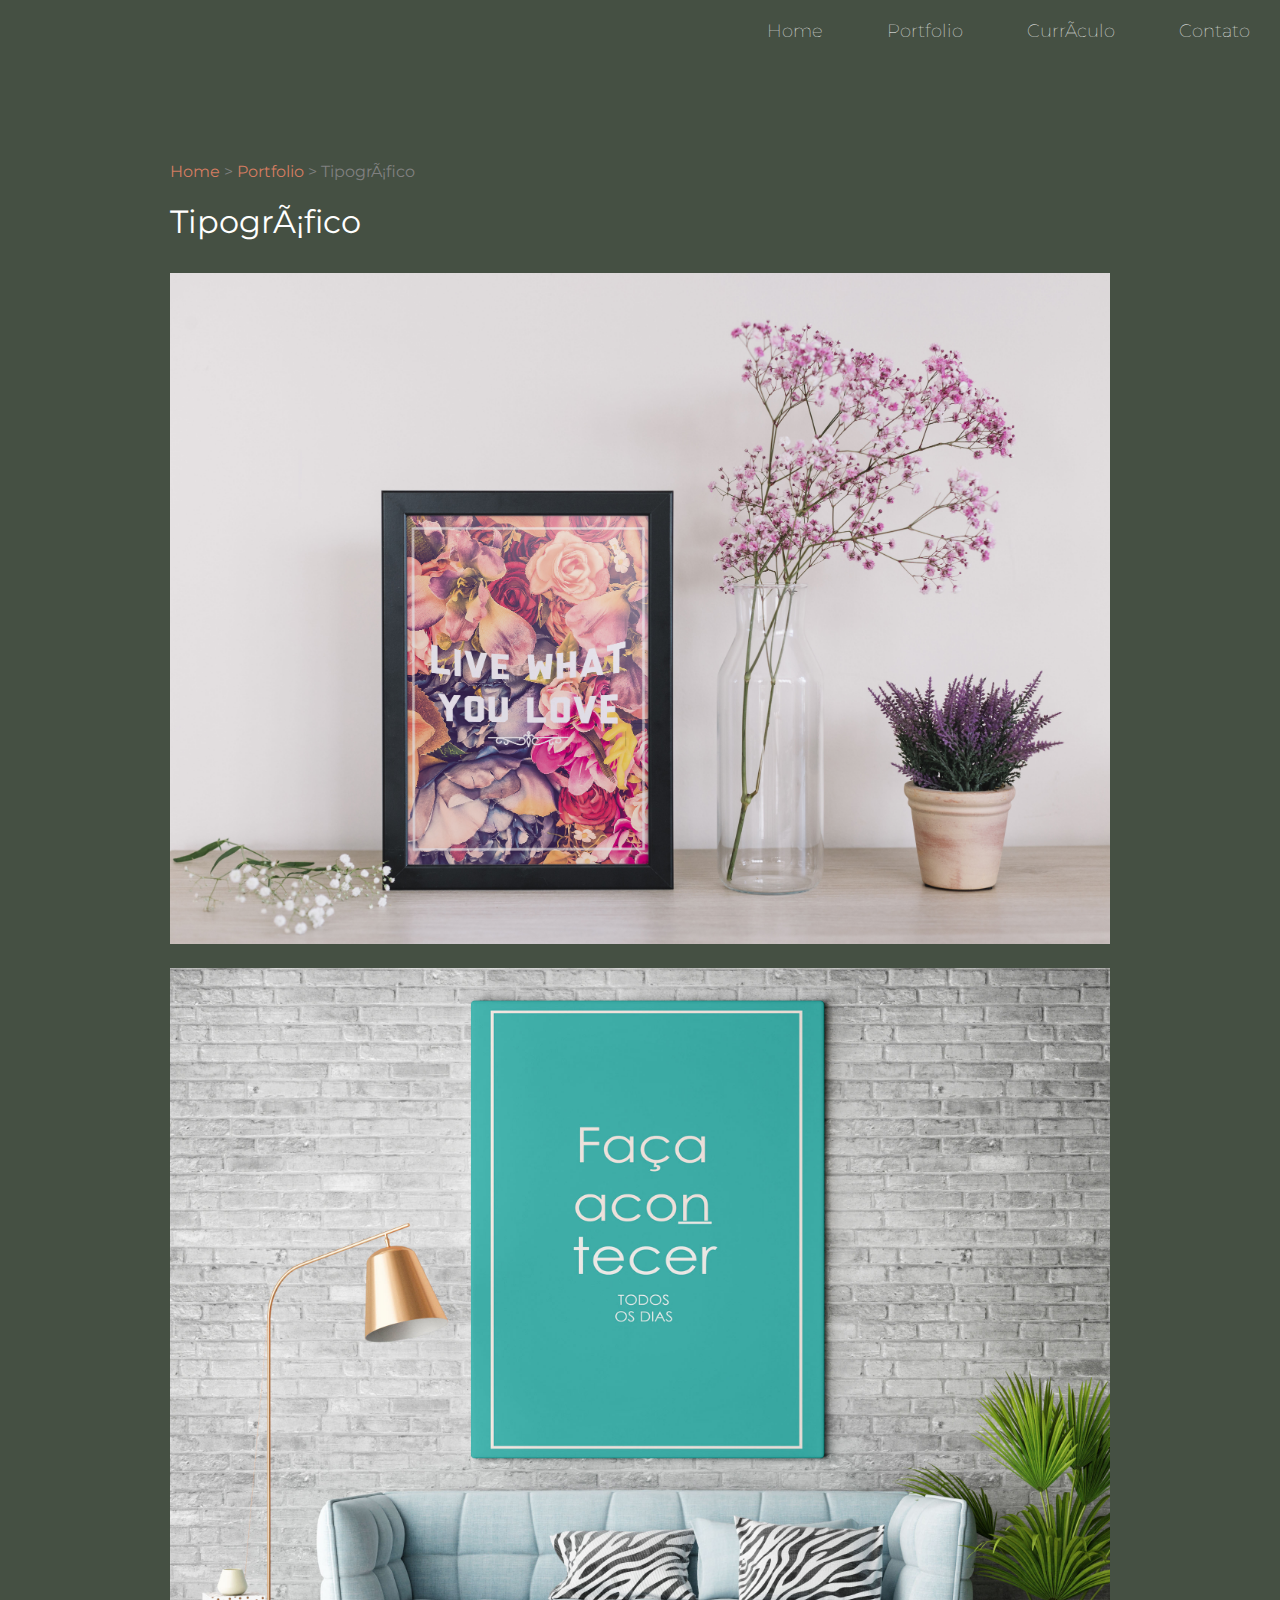
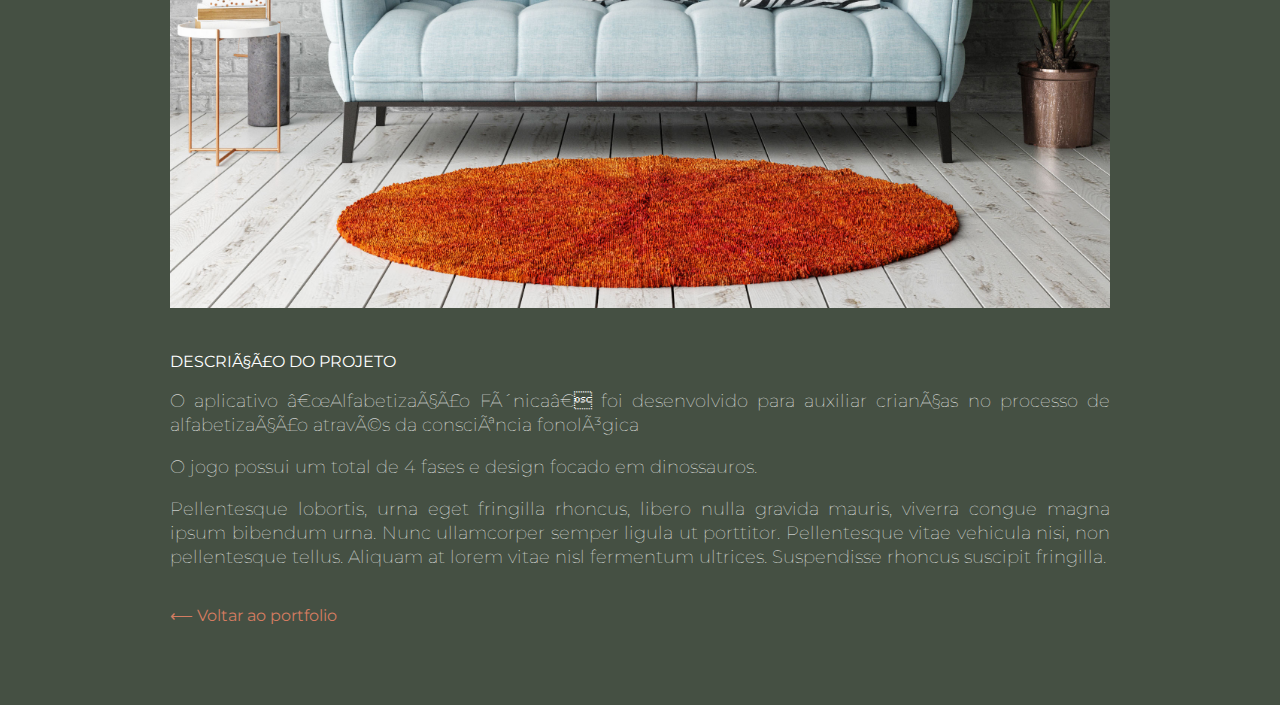
<file: quadros.html>
<!DOCTYPE html>

<html>

	<head>

		<meta charset="áf-8">
		<title>Tipográfico</title>
		<link rel="stylesheet" href="css/styles.css">
		<link href="https://fonts.googleapis.com/css?family=Montserrat:100,400" rel="stylesheet">
		<script type="text/javascript" src="js/scripts.js"></script>
		<meta name="viewport" content="width=device-width, inital-scale=1.0">

	</head>

	<body>

		<div id="navigation" class="navigation">

			<ul>

				<li><a href="index.html">Home</a></li>
				<li><a href="portfolio.html">Portfolio</a></li>
				<li><a href="curriculo.html">Currículo</a></li>
				<li><a href="contato.html">Contato</a></li>
				<li id="threeline-icon" class="threeline-icon" onclick="openNav()">&#9776;</li>
				

			</ul>
		
		</div>
						
			<div class="main">
				
				
				<ul class="caminho">
					<li><a href="index.html">Home</a></li>
					<li>></li>
					<li><a href="portfolio.html">Portfolio</a></li>
					<li>></li>
					<li>Tipográfico</li>
				</ul>


				
					<h1>Tipográfico</h1>

					<img class="fotos-projetos"src="img/projetos/flores.jpg" alt="Foto do Wallpaper no Notebook">
					<img class="fotos-projetos"src="img/projetos/todos.jpg" alt="Foto do Wallpaper no Notebook">

				




					<h2>Descrição do projeto</h2>
					<p>O aplicativo “Alfabetização Fônica”  foi desenvolvido para auxiliar crianças no processo de alfabetização através da consciência fonológica</p>
					<p>O jogo possui um total de 4 fases e design focado em dinossauros. </p>


					<p>Pellentesque lobortis, urna eget fringilla rhoncus, libero nulla gravida mauris, viverra congue magna ipsum bibendum urna. Nunc ullamcorper semper ligula ut porttitor. Pellentesque vitae vehicula nisi, non pellentesque tellus. Aliquam at lorem vitae nisl fermentum ultrices. Suspendisse rhoncus suscipit fringilla.</p>

					
					

					
						
				
					<br>
				<a class="back-link" href="portfolio.html"> &#x027F5; Voltar ao portfolio<a>

			</div>	

			

	</body>

</html>
</file>
<file: css/styles.css>
html,body{
	color:white;
	 margin:0;
	 padding:0;
}

body {
	background-color: #455043;
	font-family:'Montserrat', sans-serif;

}

figcaption {
	font-size:10px;
	text-align:center;
}


.navigation {
	background-color: #455043;
	height: 50px;

	/* inicio animação*/
		animation-name: navegacao;
		animation-duration: 3s;
	/* fim animação*/
}

.navigation ul {
	list-style:none;
	padding:0;
	text-align:right;
	height:50px;
}

.navigation li {
	display: inline-block;
	padding-left: 30px;
	padding-right: 30px;
	line-height: 50px;
	font-size: 18px;
	font-weight: 100;
	margin-top: -10px;
}

.navigation a {
	text-decoration: none;
	color: white;
}
.navigation a:hover {
	color: #d37c61;
}

.navigation li.threeline-icon {
	display:none;
}

.navigation li.threeline-icon:hover {
	color: #d37c61;
	cursor: pointer;
}

.capa {
	color:white;
	vertical-align:top;
	margin-left:150px;

}

.capa span {
	color: #d37c61;
	display:block;
}

.capa div {
	display: inline-block;
	height: 650px;
}

 .profile-pic {
	 width: 40%;
	 text-align: center;

	 /* animação*/

	 	animation-name: profile-capa;
	 	animation-duration: 2s;

	 /* fim da animação */
}

.profile-pic img {
	width: 350px;
	border-radius: 350px;
	margin-top: 100px;
}

.profile-title {
	vertical-align: top;
	width: 59%;

		/* animação*/

 		animation-name: titulo-capa;
 		animation-duration: 2s;

 		/* fim da animação */
}

.profile-title h1 {
	font-size: 58px;
	margin-top: 200px;
	text-transform: uppercase;
	line-height: 56px;
}

.profile-title h2 {
	font-size: 18px;
	font-weight: 100;
	margin-top: -26px;

}

/*  Página de Currículo */

.main {
	padding: 80px 170px;

	/*inicio da animação */

	animation-name: conteudo;
	animation-duration: 2s;

	/*fim da animação */

}

.cv-pic {
	float: right;
	width: 200px;

}

.main h1 {
	color: white;
	font-weight: normal;
}

.main h2 {
	text-transform: uppercase;
	color: white;
	font-weight: normal;
	font-size: 16px;
	margin-top: 30px;
 }

 .main h3 {
 	color: #d37c61;
 	text-transform: uppercase;
 	font-size: 14px;
 }

 .main h4 {
 	font-size:10px;
 	text-transform: uppercase;
 }

 .main p { 
 	color: white;
 	font-weight: 100;
 	font-size: 18px;
 	line-height: 24px;
 	text-align: justify;
 }

 .main i {
 	color:orange;
 }

.main a {
	color: #d37c61;
	text-decoration: none;
}
.caminho {
	list-style: none;
	color: grey;
	padding: 0;

}

.caminho li {
	display: inline-block;

}

.caminho a {
	color:#d37c61;

}

/* Página de Contato */

.social-img  {
	width: 50px;
	margin-right: 10px;
}

/* Página de Portfolio */
.miniatura {
	width:300px;
	height:300px;
	display: inline-block;
	margin-right: 15px;
	margin-bottom: 15px;
	background-size: contain;
	overflow: hidden;
}

.miniatura a {
	text-decoration: none;

}

.blackbox {
	width: 100%;
	height: 100%;
	background-color: black;
	opacity: 0; 
	transition:2s;
	padding-top: 120px;
	text-align: center;
}

.blackbox:hover {
	opacity: 0.8;	
	transition: 1s;

}

.blackbox h1 {
	font-size: 16px;
	color: #d37c61;
	text-transform: uppercase;
	margin-top: 0;
}

.blackbox h2 {
	font-weight: 100;
	text-transform: none;
	margin-top: 0;
}

/* Página do Modelo de trabalho */

.fotos-projetos {
	width:100%;
	margin-bottom: 10px;
	margin-top: 10px;
}

.back-link {
	color: #d37c61;
}



/* animações */

 @keyframes profile-capa {
	0%  {opacity:0; transform: translate(0px,20px)}
	100% {opacity:1; transform: translate(0px,0px)}
}
	
@keyframes titulo-capa {
	0%  {opacity:0; transform: translate(0px,-20px)}
	100% {opacity:1; transform: translate(0px,0px)}
}

@keyframes conteudo {
	0%  {opacity:0; transform: translate(-20px,0px)}
	100% {opacity:1; transform: translate(0px,0px)}	
}

@keyframes navegacao {
	0%  {opacity:0}
	50% {opacity:0}
	100% {opacity:1}	
}


/* Responsivo */


@media (max-width:1000px) {


.navigation li{
	display: none;
}

.navigation li.threeline-icon {
	display: inline-block;
}

.capa div {
	display:block;
	height: auto;
}

.profile-pic {
	width:100%;
}


.profile-pic img {
	margin-top: 0;
	max-width: 50%;
}

.profile-title {
	width: 100%;
	text-align: center;
}

.profile-title h1 {
	margin-top: 20px;
	font-size: 40px;
	margin-left: 20px;
	margin-right: 20px;
}

.profile-title h2 {
	margin-top: -15px;
 	margin-left: 20px;
 	margin-right: 20px;
}


.main {
	padding: 10px 5% 45px 5%;

}

.main p {
	text-align: left;
	font-height: 30px;

}

.caminho li {
	font-size: 12px;

}

.cv-pic {
	float: none;
	max-width: 130%;
	margin-right: 0px;
	margin-bottom: 10px;

}

.miniatura {
  	max-width: 100%:
  	background-size: auto 100%;
}

 .blackbox {
 	opacity: 0.8;
 }


.menujs {
	height: auto;

}

.menujs ul{
	height: auto;
	text-align: center;
	padding-right: 15%;
	padding-left: 15%;

}

.menujs li {
	display: block;
	border-bottom: solid grey 1px;
	width: 100%;
	padding: 0;

}



}
</file>
